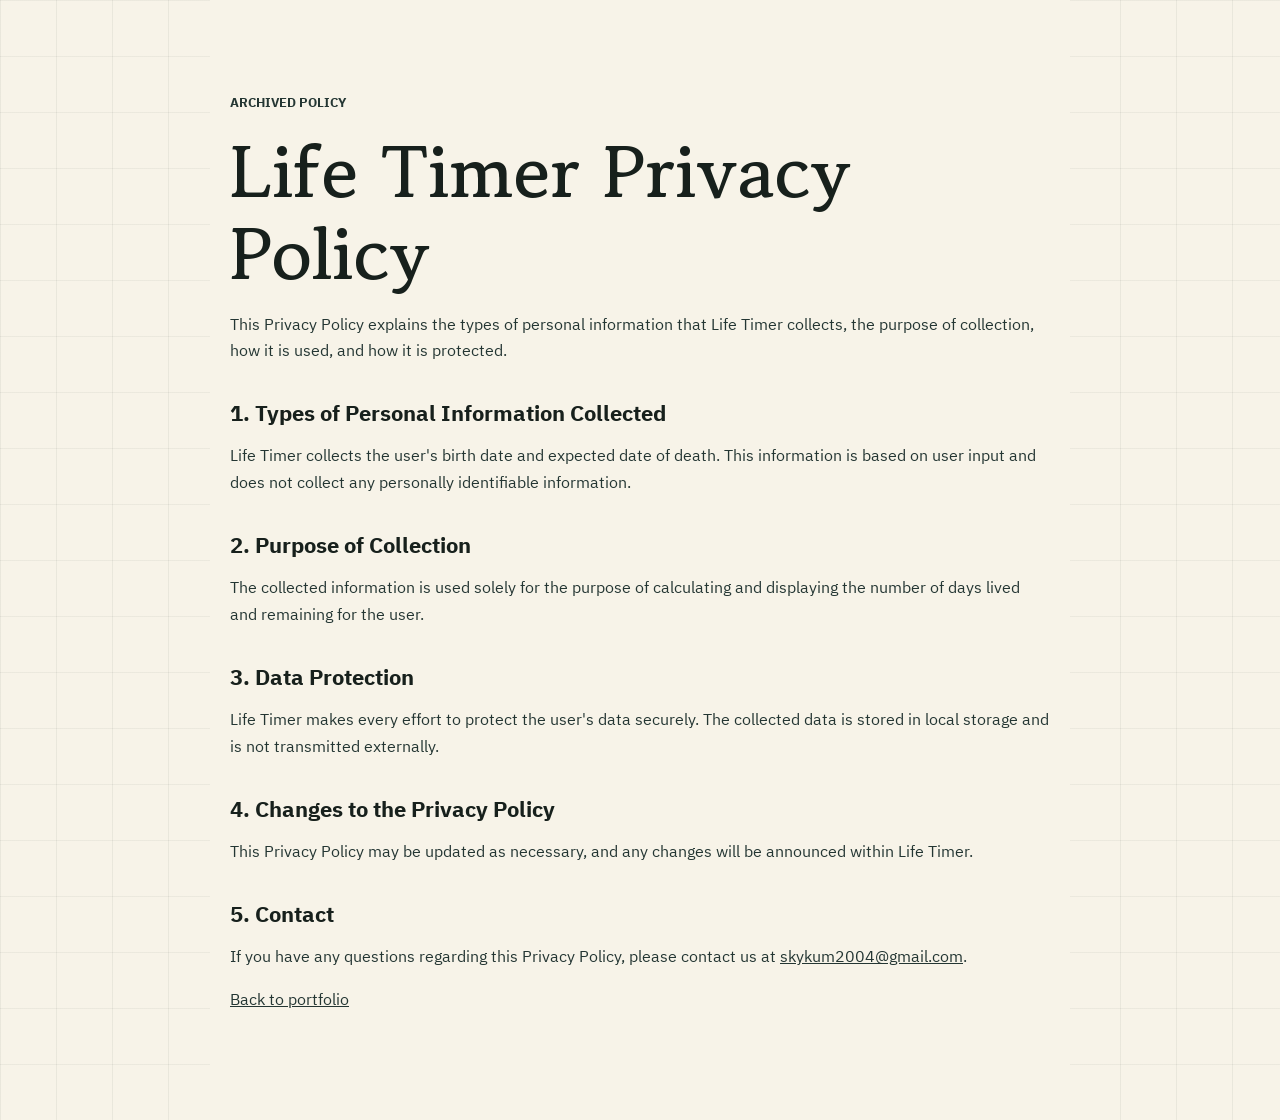
<file: life-timer-privacy.html>
<!DOCTYPE html>
<html lang="en">
<head>
  <meta charset="UTF-8">
  <meta name="viewport" content="width=device-width, initial-scale=1.0">
  <title>Life Timer Privacy Policy</title>
  <link rel="preconnect" href="https://fonts.googleapis.com">
  <link rel="preconnect" href="https://fonts.gstatic.com" crossorigin>
  <link href="https://fonts.googleapis.com/css2?family=Gowun+Batang:wght@700&family=IBM+Plex+Sans+KR:wght@400;500;600;700&display=swap" rel="stylesheet">
  <link rel="stylesheet" href="styles.css">
</head>
<body>
  <main class="policy-page">
    <p class="eyebrow">Archived Policy</p>
    <h1>Life Timer Privacy Policy</h1>

    <p>This Privacy Policy explains the types of personal information that Life Timer collects, the purpose of collection, how it is used, and how it is protected.</p>

    <h2>1. Types of Personal Information Collected</h2>
    <p>Life Timer collects the user's birth date and expected date of death. This information is based on user input and does not collect any personally identifiable information.</p>

    <h2>2. Purpose of Collection</h2>
    <p>The collected information is used solely for the purpose of calculating and displaying the number of days lived and remaining for the user.</p>

    <h2>3. Data Protection</h2>
    <p>Life Timer makes every effort to protect the user's data securely. The collected data is stored in local storage and is not transmitted externally.</p>

    <h2>4. Changes to the Privacy Policy</h2>
    <p>This Privacy Policy may be updated as necessary, and any changes will be announced within Life Timer.</p>

    <h2>5. Contact</h2>
    <p>If you have any questions regarding this Privacy Policy, please contact us at <a href="mailto:skykum2004@gmail.com">skykum2004@gmail.com</a>.</p>

    <p><a href="index.html">Back to portfolio</a></p>
  </main>
</body>
</html>
</file>
<file: styles.css>
:root {
  --paper: #f7f3e8;
  --paper-strong: #fffaf0;
  --ink: #17201c;
  --muted: #5b635f;
  --line: #d9d0bf;
  --teal: #0b6b57;
  --blue: #3478a4;
  --amber: #f1b84b;
  --red: #e4552d;
  --steel: #243633;
  --shadow: 0 24px 70px rgba(23, 32, 28, 0.12);
}

* {
  box-sizing: border-box;
}

html {
  scroll-behavior: smooth;
}

body {
  margin: 0;
  color: var(--ink);
  background:
    linear-gradient(90deg, rgba(23, 32, 28, 0.06) 1px, transparent 1px),
    linear-gradient(180deg, rgba(23, 32, 28, 0.05) 1px, transparent 1px),
    var(--paper);
  background-size: 56px 56px;
  font-family: "IBM Plex Sans KR", sans-serif;
  line-height: 1.65;
}

a {
  color: inherit;
}

.site-header {
  position: sticky;
  top: 0;
  z-index: 20;
  display: flex;
  align-items: center;
  justify-content: space-between;
  gap: 24px;
  padding: 18px clamp(20px, 5vw, 72px);
  border-bottom: 1px solid rgba(23, 32, 28, 0.12);
  background: rgba(247, 243, 232, 0.86);
  backdrop-filter: blur(16px);
}

.brand {
  display: inline-flex;
  align-items: center;
  gap: 12px;
  text-decoration: none;
  font-weight: 700;
}

.brand-mark {
  display: grid;
  width: 40px;
  height: 40px;
  place-items: center;
  border: 2px solid var(--ink);
  background: var(--amber);
  font-size: 0.82rem;
  letter-spacing: 0;
}

.nav-links {
  display: flex;
  flex-wrap: wrap;
  justify-content: flex-end;
  gap: 18px;
  font-size: 0.95rem;
  font-weight: 600;
}

.nav-links a {
  text-decoration: none;
}

.nav-links a:hover,
.repo-table a:hover span,
.project-card a:hover {
  color: var(--teal);
}

.hero {
  display: grid;
  grid-template-columns: minmax(0, 1.15fr) minmax(300px, 0.85fr);
  gap: clamp(32px, 6vw, 76px);
  align-items: center;
  min-height: calc(100vh - 78px);
  padding: clamp(44px, 6vw, 84px) clamp(20px, 5vw, 72px) clamp(40px, 6vw, 70px);
}

.hero-copy {
  max-width: 880px;
}

.eyebrow {
  margin: 0 0 16px;
  color: var(--teal);
  font-size: 0.82rem;
  font-weight: 700;
  letter-spacing: 0;
  text-transform: uppercase;
}

h1,
h2,
h3,
p {
  overflow-wrap: anywhere;
  word-break: keep-all;
}

h1,
h2 {
  margin: 0;
  font-family: "Gowun Batang", serif;
  line-height: 1.12;
  letter-spacing: 0;
}

h1 {
  max-width: 980px;
  font-size: clamp(2.8rem, 5.6vw, 5.25rem);
}

h2 {
  font-size: clamp(2.2rem, 5vw, 4.8rem);
}

h3 {
  margin: 0;
  font-size: clamp(1.25rem, 2vw, 1.65rem);
  line-height: 1.35;
}

.hero-lead {
  max-width: 760px;
  margin: 28px 0 0;
  color: var(--steel);
  font-size: clamp(1.02rem, 1.5vw, 1.24rem);
}

.hero-actions {
  display: flex;
  flex-wrap: wrap;
  gap: 10px;
  margin-top: 30px;
}

.button {
  display: inline-flex;
  align-items: center;
  justify-content: center;
  min-height: 48px;
  padding: 0 18px;
  border: 1px solid var(--ink);
  background: var(--paper-strong);
  box-shadow: 4px 4px 0 var(--ink);
  text-decoration: none;
  font-weight: 700;
  transition: transform 160ms ease, box-shadow 160ms ease, background 160ms ease;
}

.button:hover {
  transform: translate(2px, 2px);
  box-shadow: 2px 2px 0 var(--ink);
}

.button.primary {
  background: var(--red);
  color: white;
}

.signal-panel {
  position: relative;
  display: grid;
  gap: 20px;
  padding: 20px;
  border: 2px solid var(--ink);
  background:
    linear-gradient(135deg, rgba(11, 107, 87, 0.13), transparent 45%),
    var(--paper-strong);
  box-shadow: var(--shadow);
}

.signal-panel::before {
  content: "";
  position: absolute;
  inset: 14px;
  pointer-events: none;
  border: 1px dashed rgba(23, 32, 28, 0.24);
}

.avatar {
  position: relative;
  z-index: 1;
  width: 100%;
  aspect-ratio: 1 / 1;
  object-fit: cover;
  filter: grayscale(18%) contrast(1.04);
}

.metric-grid {
  position: relative;
  z-index: 1;
  display: grid;
  grid-template-columns: repeat(2, minmax(0, 1fr));
  gap: 10px;
  margin: 0;
}

.metric-grid div {
  min-width: 0;
  padding: 14px;
  border: 1px solid var(--line);
  background: rgba(255, 250, 240, 0.86);
}

.metric-grid dt {
  color: var(--muted);
  font-size: 0.78rem;
  font-weight: 700;
  text-transform: uppercase;
}

.metric-grid dd {
  margin: 4px 0 0;
  color: var(--teal);
  font-size: clamp(1.8rem, 4vw, 3rem);
  font-weight: 800;
  line-height: 1;
}

.focus-band {
  display: grid;
  grid-template-columns: repeat(3, minmax(0, 1fr));
  border-top: 2px solid var(--ink);
  border-bottom: 2px solid var(--ink);
  background: var(--steel);
  color: white;
}

.focus-band article {
  min-width: 0;
  padding: clamp(28px, 5vw, 56px);
  border-right: 1px solid rgba(255, 255, 255, 0.18);
}

.focus-band article:last-child {
  border-right: 0;
}

.focus-index {
  display: block;
  margin-bottom: 36px;
  color: var(--amber);
  font-weight: 800;
}

.focus-band h2 {
  margin-bottom: 14px;
  font-family: "IBM Plex Sans KR", sans-serif;
  font-size: clamp(1.4rem, 2.4vw, 2rem);
}

.focus-band p {
  margin: 0;
  color: rgba(255, 255, 255, 0.78);
}

.section {
  padding: clamp(70px, 10vw, 126px) clamp(20px, 5vw, 72px);
}

.section-heading {
  display: grid;
  gap: 10px;
  margin-bottom: clamp(28px, 5vw, 56px);
}

.case-list {
  display: grid;
  gap: 18px;
}

.case-study,
.project-card,
.stack-layout article {
  border: 1px solid var(--ink);
  background: rgba(255, 250, 240, 0.92);
}

.case-study {
  display: grid;
  gap: 20px;
  padding: clamp(24px, 4vw, 44px);
}

.case-study.highlight {
  border-width: 2px;
  background:
    linear-gradient(90deg, rgba(241, 184, 75, 0.24), transparent 36%),
    var(--paper-strong);
}

.case-meta {
  display: flex;
  flex-wrap: wrap;
  gap: 10px;
  color: var(--muted);
  font-size: 0.88rem;
  font-weight: 700;
}

.case-meta span {
  padding: 5px 8px;
  border-left: 4px solid var(--red);
  background: rgba(23, 32, 28, 0.05);
}

.case-study p,
.project-card p,
.stack-layout p,
.contact-section p {
  margin: 0;
  color: var(--steel);
}

.impact-list {
  display: grid;
  grid-template-columns: repeat(3, minmax(0, 1fr));
  gap: 10px;
  margin: 0;
  padding: 0;
  list-style: none;
}

.impact-list li {
  min-width: 0;
  padding: 14px;
  border-top: 4px solid var(--teal);
  background: rgba(11, 107, 87, 0.08);
  font-weight: 700;
}

.split-section {
  background: rgba(23, 32, 28, 0.045);
}

.project-grid {
  display: grid;
  grid-template-columns: repeat(4, minmax(0, 1fr));
  gap: 16px;
}

.project-card {
  display: grid;
  align-content: start;
  gap: 16px;
  min-height: 330px;
  padding: 22px;
}

.project-type {
  color: var(--blue);
  font-size: 0.78rem;
  font-weight: 800;
  text-transform: uppercase;
}

.project-card a {
  align-self: end;
  color: var(--ink);
  font-weight: 800;
  text-decoration-thickness: 2px;
  text-underline-offset: 4px;
}

.repo-table {
  display: grid;
  border-top: 2px solid var(--ink);
}

.repo-table a {
  display: grid;
  grid-template-columns: minmax(180px, 1.2fr) minmax(100px, 0.5fr) minmax(220px, 1.3fr);
  gap: 18px;
  align-items: center;
  min-height: 72px;
  padding: 18px 0;
  border-bottom: 1px solid var(--line);
  text-decoration: none;
}

.repo-table span {
  font-weight: 800;
}

.repo-table strong {
  color: var(--red);
}

.repo-table em {
  color: var(--muted);
  font-style: normal;
}

.stack-section {
  background: var(--paper-strong);
}

.stack-layout {
  display: grid;
  grid-template-columns: repeat(4, minmax(0, 1fr));
  gap: 14px;
}

.stack-layout article {
  padding: 22px;
}

.stack-layout h3 {
  margin-bottom: 14px;
  color: var(--teal);
}

.contact-section {
  padding: clamp(76px, 10vw, 136px) clamp(20px, 5vw, 72px);
  background: var(--teal);
  color: white;
}

.contact-section h2 {
  max-width: 980px;
}

.contact-section p {
  max-width: 760px;
  margin-top: 24px;
  color: rgba(255, 255, 255, 0.82);
  font-size: 1.1rem;
}

.contact-section .eyebrow {
  color: var(--amber);
}

.contact-section .button {
  border-color: white;
  color: var(--ink);
  box-shadow: 4px 4px 0 white;
}

.contact-section .button.primary {
  color: white;
}

.contact-section .button:hover {
  box-shadow: 2px 2px 0 white;
}

.site-footer {
  display: flex;
  flex-wrap: wrap;
  align-items: center;
  justify-content: space-between;
  gap: 12px;
  padding: 24px clamp(20px, 5vw, 72px);
  background: var(--ink);
  color: rgba(255, 255, 255, 0.78);
  font-size: 0.94rem;
}

.site-footer a {
  color: white;
}

.policy-page {
  max-width: 860px;
  margin: 0 auto;
  padding: clamp(48px, 8vw, 92px) 20px;
  background: var(--paper);
}

.policy-page h1 {
  font-size: clamp(2.4rem, 6vw, 4.6rem);
}

.policy-page h2 {
  margin-top: 38px;
  font-family: "IBM Plex Sans KR", sans-serif;
  font-size: 1.4rem;
}

.policy-page p {
  color: var(--steel);
}

@media (max-width: 1080px) {
  .hero,
  .project-grid,
  .stack-layout {
    grid-template-columns: repeat(2, minmax(0, 1fr));
  }

  .hero-copy {
    grid-column: 1 / -1;
  }
}

@media (max-width: 760px) {
  .site-header {
    align-items: flex-start;
    flex-direction: column;
  }

  .nav-links {
    justify-content: flex-start;
    gap: 12px;
  }

  .hero,
  .focus-band,
  .project-grid,
  .stack-layout,
  .impact-list {
    grid-template-columns: 1fr;
  }

  .hero {
    min-height: auto;
  }

  h1 {
    font-size: clamp(2.2rem, 11vw, 3.5rem);
  }

  h2 {
    font-size: clamp(2rem, 9vw, 3rem);
  }

  .focus-band article {
    border-right: 0;
    border-bottom: 1px solid rgba(255, 255, 255, 0.18);
  }

  .focus-band article:last-child {
    border-bottom: 0;
  }

  .repo-table a {
    grid-template-columns: 1fr;
    gap: 4px;
  }

  .button {
    width: 100%;
  }
}

@media (prefers-reduced-motion: no-preference) {
  .hero-copy,
  .signal-panel,
  .case-study,
  .project-card,
  .repo-table a {
    animation: rise-in 680ms ease both;
  }

  .signal-panel {
    animation-delay: 120ms;
  }

  .case-study:nth-child(2),
  .project-card:nth-child(2) {
    animation-delay: 80ms;
  }

  .case-study:nth-child(3),
  .project-card:nth-child(3) {
    animation-delay: 150ms;
  }

  @keyframes rise-in {
    from {
      transform: translateY(18px);
    }
    to {
      transform: translateY(0);
    }
  }
}
</file>
